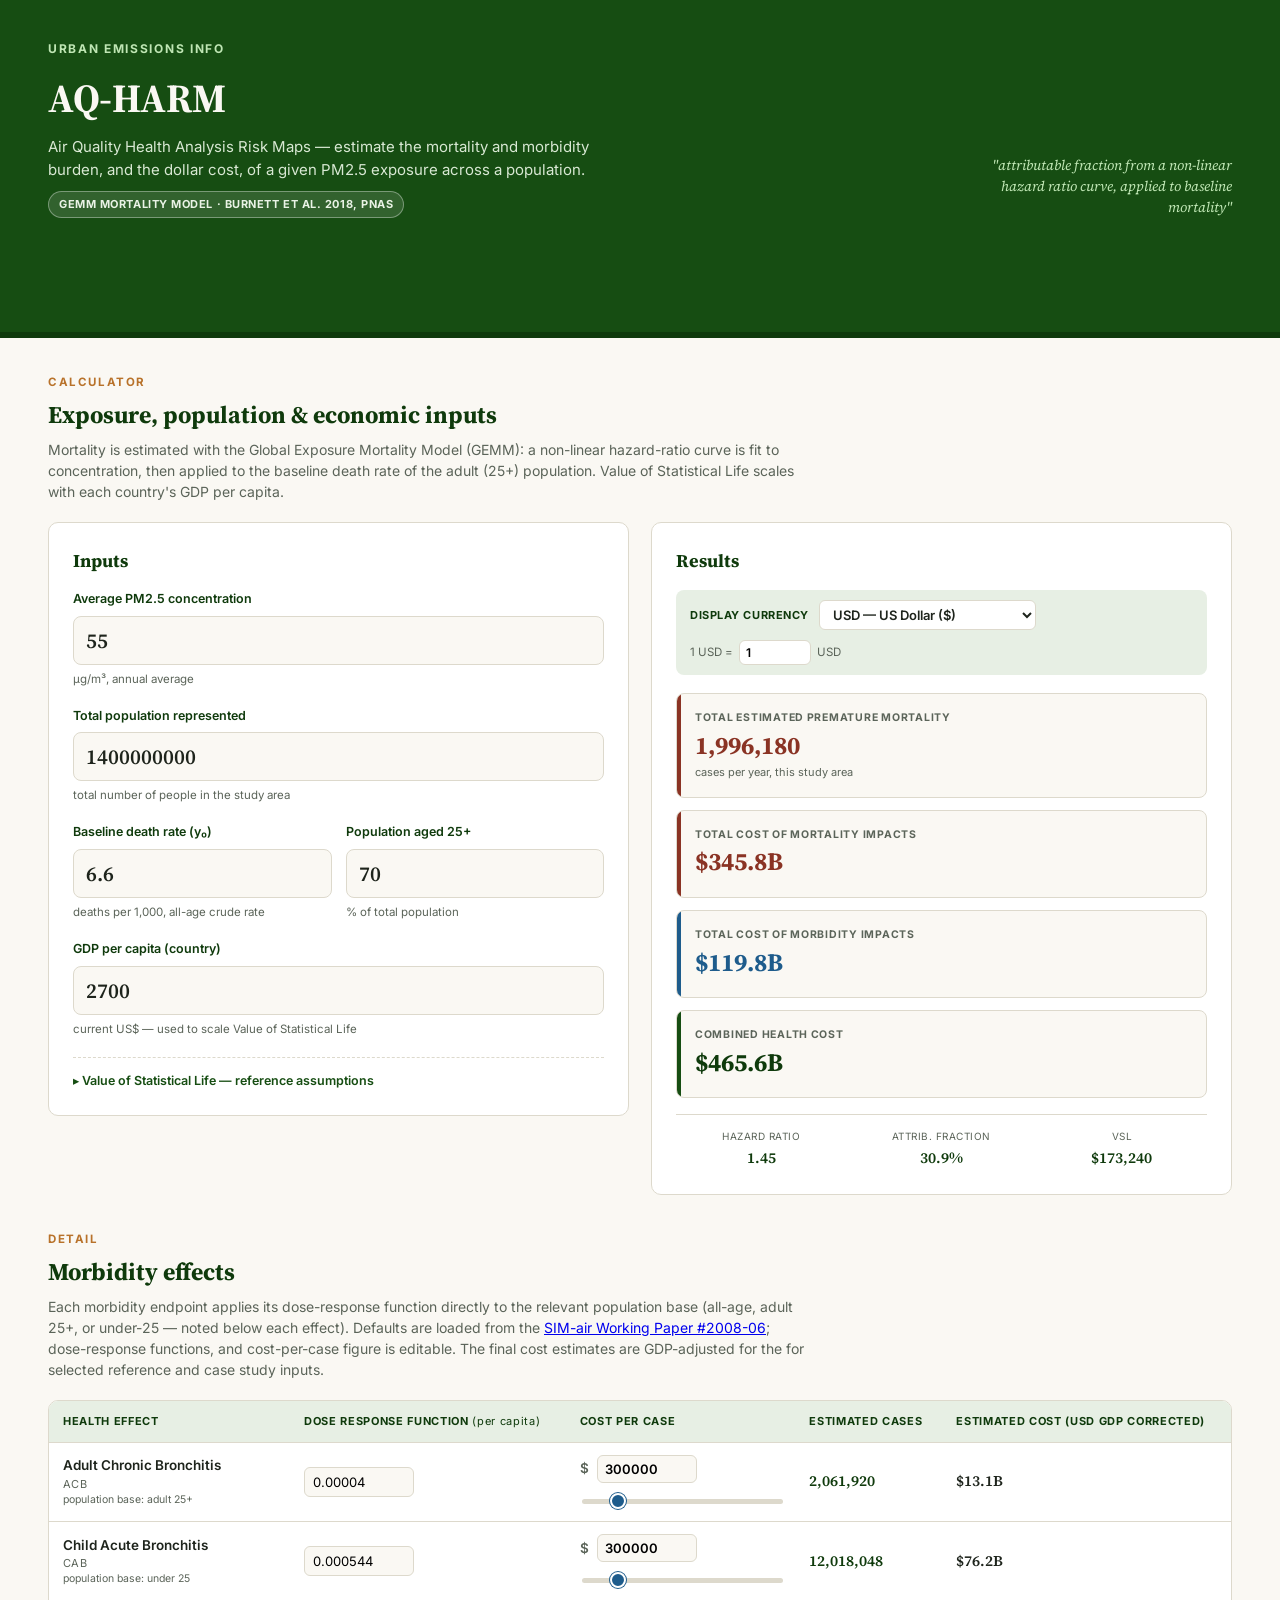
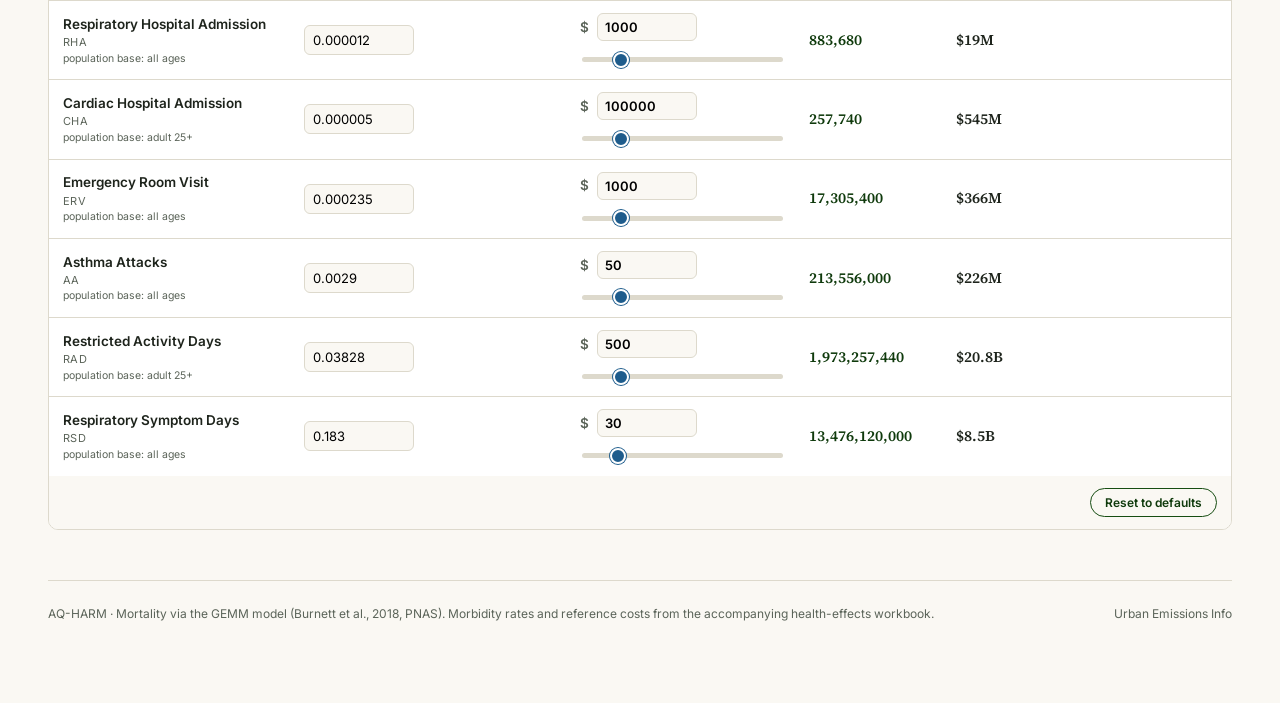
<file: index.html>
<!DOCTYPE html>
<html lang="en">
<head>
<meta charset="UTF-8">
<meta name="viewport" content="width=device-width, initial-scale=1.0">
<title>AQ-HARM · Air Quality Health Analysis Risk Maps</title>
<link rel="preconnect" href="https://fonts.googleapis.com">
<link href="https://fonts.googleapis.com/css2?family=Source+Serif+4:opsz,wght@8..60,400;8..60,600;8..60,700&family=Inter:wght@400;500;600;700&display=swap" rel="stylesheet">
<link rel="stylesheet" href="style.css"/>
</head>
<body>

<header class="site">
  <div class="wrap">
    <div>
      <div class="brand-mark">Urban Emissions Info</div>
      <h1>AQ-HARM</h1>
      <p>Air Quality Health Analysis Risk Maps — estimate the mortality and morbidity burden, and the dollar cost, of a given PM2.5 exposure across a population.</p>
      <span class="model-badge">GEMM mortality model · Burnett et al. 2018, PNAS</span>
    </div>
    <div class="header-tag">"attributable fraction from a non-linear hazard ratio curve, applied to baseline mortality"</div>
  </div>
</header>

<div class="wrap">

  <section>
    <div class="section-eyebrow">Calculator</div>
    <h2>Exposure, population &amp; economic inputs</h2>
    <p class="section-desc">Mortality is estimated with the Global Exposure Mortality Model (GEMM): a non-linear hazard-ratio curve is fit to concentration, then applied to the baseline death rate of the adult (25+) population. Value of Statistical Life scales with each country's GDP per capita.</p>

    <div class="calc-grid">

      <!-- LEFT: INPUTS -->
      <div class="panel">
        <div class="panel-title">Inputs</div>

        <div class="field">
          <label for="pm25">Average PM2.5 concentration</label>
          <input type="number" id="pm25" value="55" step="0.1" min="0">
          <span class="hint">µg/m³, annual average</span>
        </div>

        <div class="field">
          <label for="population">Total population represented</label>
          <input type="number" id="population" value="1400000000" step="10000">
          <span class="hint">total number of people in the study area</span>
        </div>

        <div class="field-row">
          <div class="field">
            <label for="deathRate">Baseline death rate (y₀)</label>
            <input type="number" id="deathRate" value="6.6" step="0.1" min="0">
            <span class="hint">deaths per 1,000, all-age crude rate</span>
          </div>
          <div class="field">
            <label for="pop25">Population aged 25+</label>
            <input type="number" id="pop25" value="70" step="1" min="0" max="100">
            <span class="hint">% of total population</span>
          </div>
        </div>

        <div class="field">
          <label for="gdp">GDP per capita (country)</label>
          <input type="number" id="gdp" value="2700" step="10" min="0">
          <span class="hint">current US$ — used to scale Value of Statistical Life</span>
        </div>

        <details class="advanced">
          <summary>Value of Statistical Life — reference assumptions</summary>
          <div class="field">
            <label for="gdpRef">Reference GDP per capita (US)</label>
            <input type="number" id="gdpRef" value="90000" step="100" min="0">
          </div>
          <div class="field">
            <label for="vslRef">Reference VSL (US)</label>
            <input type="number" id="vslRef" value="8200000" step="1000" min="0">
            <span class="hint">US$</span>
          </div>
          <div class="field">
            <label for="elasticity">Income elasticity of VSL</label>
            <input type="number" id="elasticity" value="1.1" step="0.01" min="0">
          </div>
          <p class="advanced-note">VSL = VSL_reference × (GDP ÷ GDP_reference) ^ elasticity. Defaults follow the standard US-EPA benefit-transfer approach; edit if your study uses different reference values.</p>
        </details>
      </div>

      <!-- RIGHT: RESULTS -->
      <div class="panel sticky">
        <div class="panel-title">Results</div>

        <div class="currency-bar">
          <label for="currencySelect">Display currency</label>
          <select id="currencySelect">
            <option value="USD" selected>USD — US Dollar ($)</option>
            <option value="INR">INR — Indian Rupee (₹)</option>
            <option value="EUR">EUR — Euro (€)</option>
            <option value="GBP">GBP — British Pound (£)</option>
            <option value="JPY">JPY — Japanese Yen (¥)</option>
            <option value="AUD">AUD — Australian Dollar (A$)</option>
          </select>
          <div class="rate-note">
            1 USD = <input type="number" id="fxRate" value="87" step="0.01" min="0"> <span id="fxCode">INR</span>
          </div>
        </div>

        <div class="total-card mortality-count">
          <div class="total-label">Total estimated premature mortality</div>
          <div class="total-value" id="totalMortalityCount">—</div>
          <div class="total-sub">cases per year, this study area</div>
        </div>
        <div class="total-card mortality-cost">
          <div class="total-label">Total cost of mortality impacts</div>
          <div class="total-value" id="totalMortalityCost">—</div>
          <div class="total-sub" id="totalMortalityCostUSD"></div>
        </div>
        <div class="total-card morbidity-cost">
          <div class="total-label">Total cost of morbidity impacts</div>
          <div class="total-value" id="totalMorbidityCost">—</div>
          <div class="total-sub" id="totalMorbidityCostUSD"></div>
        </div>
        <div class="total-card combined-cost">
          <div class="total-label">Combined health cost</div>
          <div class="total-value" id="totalCombinedCost">—</div>
          <div class="total-sub" id="totalCombinedCostUSD"></div>
        </div>

        <div class="diagnostics">
          <div class="diag-item">
            <div class="diag-label">Hazard ratio</div>
            <div class="diag-value" id="diagHR">—</div>
          </div>
          <div class="diag-item">
            <div class="diag-label">Attrib. fraction</div>
            <div class="diag-value" id="diagAF">—</div>
          </div>
          <div class="diag-item">
            <div class="diag-label">VSL</div>
            <div class="diag-value" id="diagVSL">—</div>
          </div>
        </div>
      </div>

    </div>
  </section>

  <section>
    <div class="section-eyebrow">Detail</div>
    <h2>Morbidity effects</h2>
    <p class="section-desc">Each morbidity endpoint applies its dose-response function directly to the relevant population base (all-age, adult 25+, or under-25 — noted below each effect). Defaults are loaded from the <a href="https://urbanemissions.info/wp-content/uploads/docs/SIM-06-2008.pdf" target="_blank">SIM-air Working Paper #2008-06</a>; dose-response functions, and cost-per-case figure is editable. The final cost estimates are GDP-adjusted for the for selected reference and case study inputs.</p>
    <div class="table-card">
      <table>
        <thead>
          <tr>
            <th>Health effect</th>
            <th>Dose Response Function <span style="font-weight:400;text-transform:none;">(per capita)</span></th>
            <th>Cost per case</th>
            <th>Estimated cases</th>
            <th>Estimated cost (USD GDP corrected)</th>
          </tr>
        </thead>
        <tbody id="effectsBody"></tbody>
      </table>
      <div class="reset-row"><button class="btn-reset" id="resetBtn">Reset to defaults</button></div>
    </div>
  </section>

  <footer>
    <span>AQ-HARM · Mortality via the GEMM model (Burnett et al., 2018, PNAS). Morbidity rates and reference costs from the accompanying health-effects workbook.</span>
    <span>Urban Emissions Info</span>
  </footer>
</div>
<script src="script.js"></script>

</body>
</html>
</file>
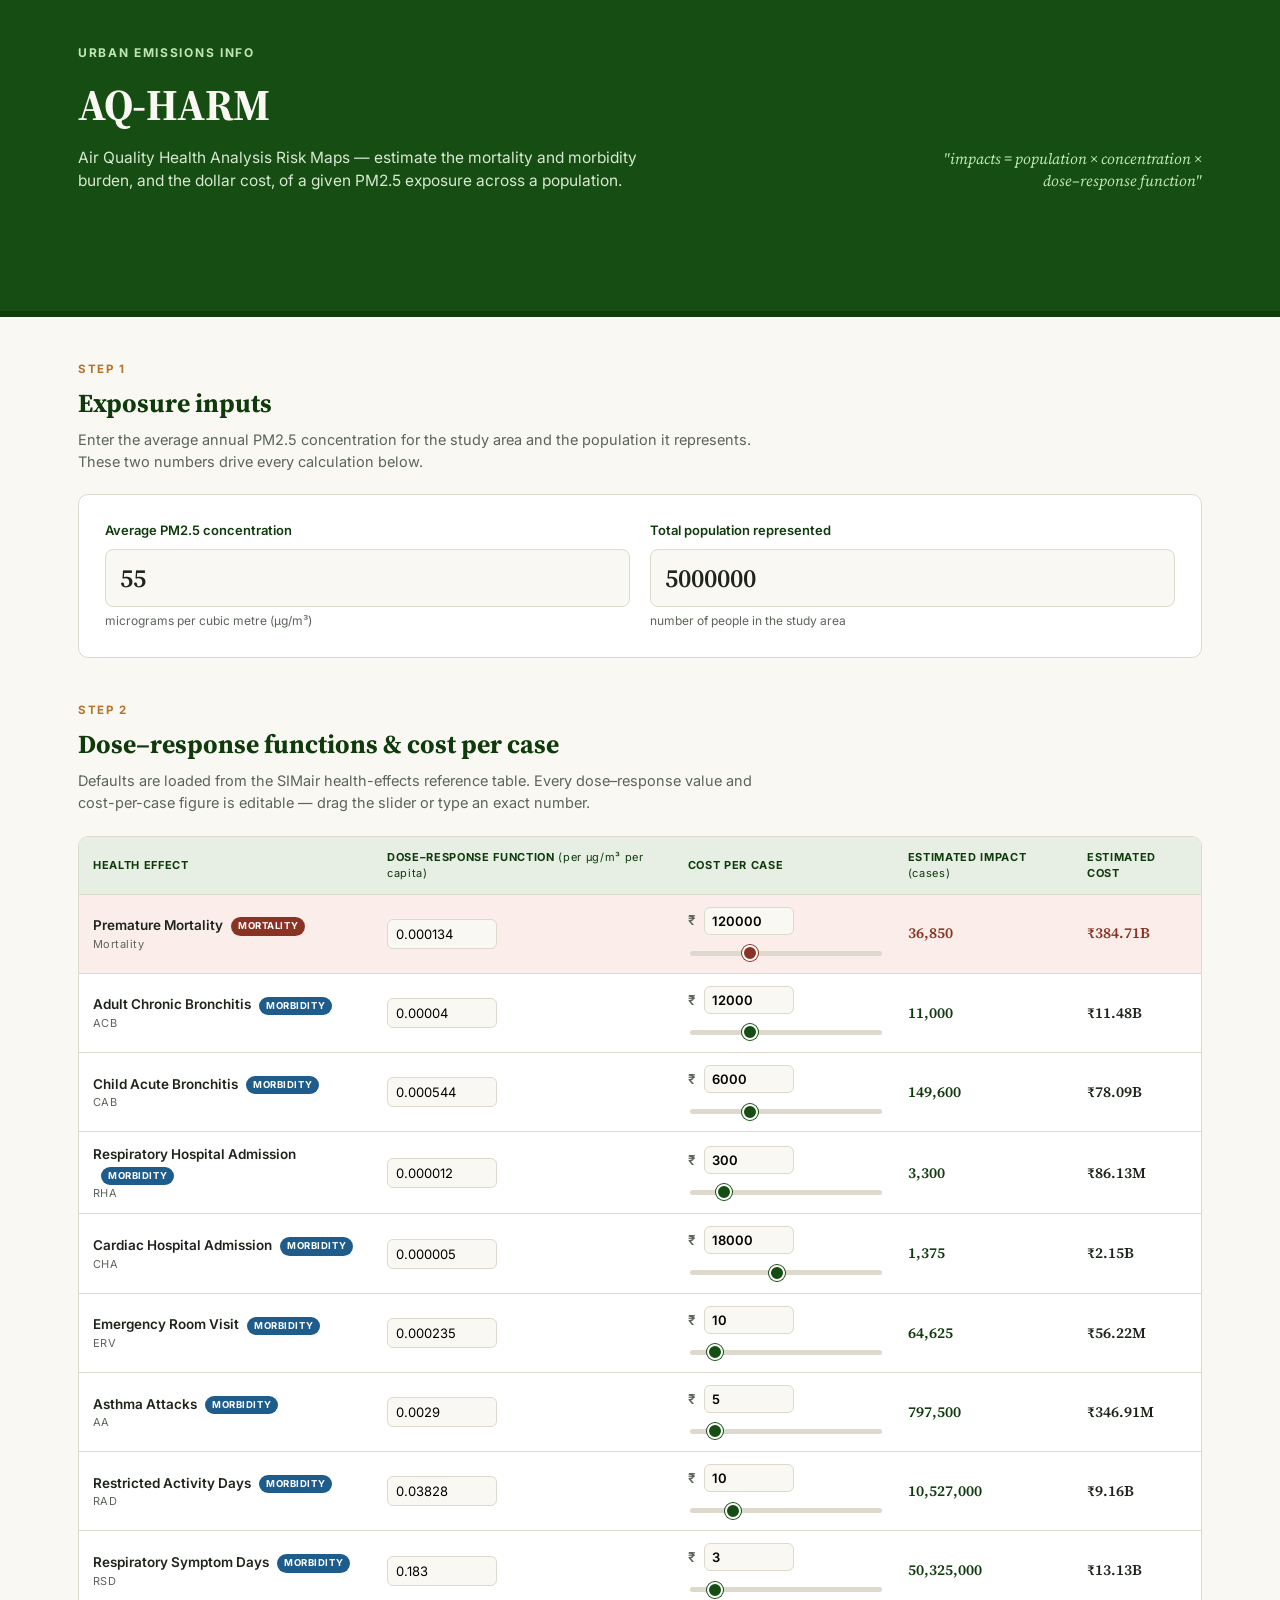
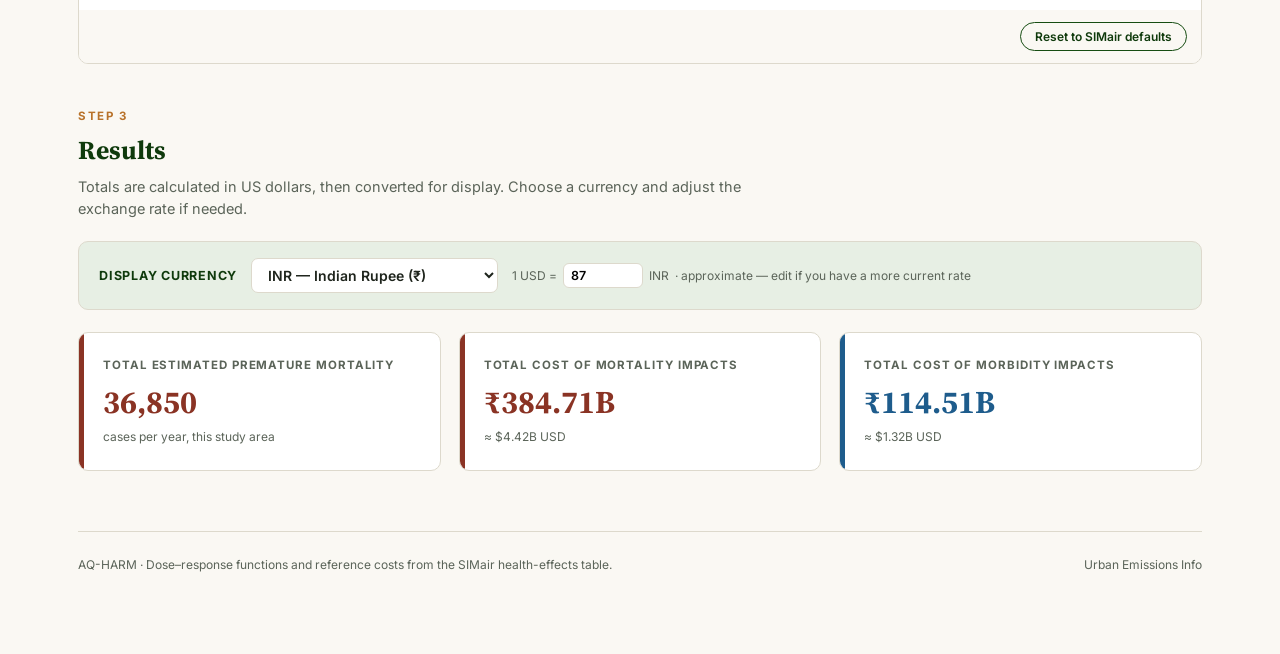
<file: index2.html>
<!DOCTYPE html>
<html lang="en">
<head>
<meta charset="UTF-8">
<meta name="viewport" content="width=device-width, initial-scale=1.0">
<title>AQ-HARM · Air Quality Health Analysis Risk Maps</title>
<link rel="preconnect" href="https://fonts.googleapis.com">
<link href="https://fonts.googleapis.com/css2?family=Source+Serif+4:opsz,wght@8..60,400;8..60,600;8..60,700&family=Inter:wght@400;500;600;700&display=swap" rel="stylesheet">
<style>
  :root{
    --green:#164D12;
    --green-dark:#0F3A0C;
    --green-light:#E7EFE4;
    --off-white:#FAF8F3;
    --paper:#FFFFFF;
    --ink:#1E241C;
    --ink-soft:#5B6459;
    --line:#DDD9CC;
    --amber:#B8722A;
    --mortality:#8A3324;
    --mortality-bg:#FBEEEA;
    --morbidity:#1E5C8C;
    --morbidity-bg:#EAF1F8;
    --radius:10px;
  }
  *{box-sizing:border-box;}
  html,body{margin:0;padding:0;}
  body{
    background:var(--off-white);
    color:var(--ink);
    font-family:'Inter',system-ui,sans-serif;
    line-height:1.5;
  }
  .wrap{max-width:1180px;margin:0 auto;padding:0 28px 80px;}

  /* Header */
  header.site{
    background:var(--green);
    color:var(--off-white);
    padding:44px 0 38px;
    border-bottom:6px solid var(--green-dark);
  }
  header.site .wrap{display:flex;justify-content:space-between;align-items:flex-end;gap:24px;flex-wrap:wrap;}
  .brand-mark{font-family:'Inter';font-weight:700;letter-spacing:.14em;font-size:12px;text-transform:uppercase;color:#BFE6B4;margin-bottom:10px;}
  h1{
    font-family:'Source Serif 4', serif;
    font-weight:700;
    font-size:44px;
    margin:0 0 8px;
    letter-spacing:-.01em;
  }
  header.site p{
    max-width:560px;
    margin:0;
    color:#D8E8D3;
    font-size:15.5px;
  }
  .header-tag{
    font-family:'Source Serif 4', serif;
    font-style:italic;
    font-size:15px;
    color:#BFE6B4;
    text-align:right;
    max-width:260px;
  }

  /* Section framing */
  section{padding-top:44px;}
  .section-eyebrow{
    font-size:11.5px;
    font-weight:700;
    letter-spacing:.14em;
    text-transform:uppercase;
    color:var(--amber);
    margin-bottom:6px;
  }
  h2{
    font-family:'Source Serif 4', serif;
    font-size:26px;
    font-weight:700;
    margin:0 0 6px;
    color:var(--green-dark);
  }
  .section-desc{color:var(--ink-soft);font-size:14.5px;max-width:680px;margin:0 0 22px;}

  /* Inputs card */
  .inputs-grid{
    display:grid;
    grid-template-columns:1fr 1fr;
    gap:20px;
    background:var(--paper);
    border:1px solid var(--line);
    border-radius:var(--radius);
    padding:26px;
  }
  @media(max-width:640px){.inputs-grid{grid-template-columns:1fr;}}
  .field label{
    display:block;
    font-size:13px;
    font-weight:600;
    color:var(--green-dark);
    margin-bottom:8px;
  }
  .field .hint{font-size:12px;color:var(--ink-soft);margin-top:6px;}
  .field input[type=number]{
    width:100%;
    font-family:'Source Serif 4', serif;
    font-size:26px;
    font-weight:600;
    padding:10px 14px;
    border:1.5px solid var(--line);
    border-radius:8px;
    background:var(--off-white);
    color:var(--ink);
  }
  .field input[type=number]:focus{outline:none;border-color:var(--green);background:#fff;}
  .unit-suffix{font-size:14px;color:var(--ink-soft);font-weight:500;margin-left:8px;}

  /* Table */
  .table-card{
    background:var(--paper);
    border:1px solid var(--line);
    border-radius:var(--radius);
    overflow:hidden;
  }
  table{width:100%;border-collapse:collapse;font-size:13.5px;}
  thead th{
    text-align:left;
    background:var(--green-light);
    color:var(--green-dark);
    font-size:11px;
    font-weight:700;
    text-transform:uppercase;
    letter-spacing:.06em;
    padding:12px 14px;
    border-bottom:1px solid var(--line);
  }
  tbody tr{border-bottom:1px solid var(--line);}
  tbody tr:last-child{border-bottom:none;}
  tbody tr.mortality-row{background:var(--mortality-bg);}
  td{padding:12px 14px;vertical-align:middle;}
  td.effect-name{min-width:190px;}
  .effect-name .name{font-weight:600;color:var(--ink);}
  .effect-name .acronym{font-size:11px;color:var(--ink-soft);letter-spacing:.04em;}
  .tag{
    display:inline-block;
    font-size:9.5px;
    font-weight:700;
    letter-spacing:.06em;
    text-transform:uppercase;
    padding:2px 7px;
    border-radius:20px;
    margin-left:8px;
    vertical-align:middle;
  }
  .tag.mort{background:var(--mortality);color:#fff;}
  .tag.morb{background:var(--morbidity);color:#fff;}

  input[type=number].drf-input{
    width:110px;
    font-family:'Inter';
    font-size:13px;
    padding:6px 8px;
    border:1.3px solid var(--line);
    border-radius:6px;
    background:var(--off-white);
  }
  input[type=number].drf-input:focus{outline:none;border-color:var(--green);background:#fff;}

  .cost-cell{min-width:220px;}
  .cost-row-top{display:flex;align-items:center;gap:8px;margin-bottom:6px;}
  .cost-row-top .currency-sym{font-weight:600;color:var(--ink-soft);}
  input[type=number].cost-num{
    width:90px;
    font-family:'Inter';
    font-weight:600;
    font-size:13px;
    padding:5px 7px;
    border:1.3px solid var(--line);
    border-radius:6px;
    background:var(--off-white);
  }
  input[type=range].cost-slider{
    width:100%;
    -webkit-appearance:none;
    appearance:none;
    height:5px;
    border-radius:4px;
    background:var(--line);
    outline:none;
  }
  input[type=range].cost-slider::-webkit-slider-thumb{
    -webkit-appearance:none;
    appearance:none;
    width:16px;height:16px;border-radius:50%;
    background:var(--green);
    cursor:pointer;
    border:2px solid #fff;
    box-shadow:0 0 0 1px var(--green);
  }
  input[type=range].cost-slider::-moz-range-thumb{
    width:16px;height:16px;border-radius:50%;
    background:var(--green);cursor:pointer;border:2px solid #fff;
    box-shadow:0 0 0 1px var(--green);
  }
  .mortality-row input[type=range].cost-slider::-webkit-slider-thumb{background:var(--mortality);box-shadow:0 0 0 1px var(--mortality);}
  .mortality-row input[type=range].cost-slider::-moz-range-thumb{background:var(--mortality);box-shadow:0 0 0 1px var(--mortality);}

  .impact-val, .cost-val{font-weight:600;font-family:'Source Serif 4', serif;font-size:15px;color:var(--green-dark);}
  .cost-val{color:var(--ink);}
  .mortality-row .impact-val, .mortality-row .cost-val{color:var(--mortality);}

  .reset-row{display:flex;justify-content:flex-end;padding:12px 14px;background:var(--off-white);}
  .btn-reset{
    font-family:'Inter';font-size:12px;font-weight:600;
    color:var(--green-dark);background:none;border:1.3px solid var(--green);
    padding:6px 14px;border-radius:20px;cursor:pointer;
  }
  .btn-reset:hover{background:var(--green);color:#fff;}

  /* Currency */
  .currency-bar{
    display:flex;align-items:center;gap:14px;flex-wrap:wrap;
    background:var(--green-light);
    border:1px solid var(--line);
    border-radius:var(--radius);
    padding:16px 20px;
    margin-bottom:22px;
  }
  .currency-bar label{font-size:12.5px;font-weight:700;color:var(--green-dark);text-transform:uppercase;letter-spacing:.06em;}
  select#currencySelect{
    font-family:'Inter';font-size:14px;font-weight:600;
    padding:7px 12px;border-radius:7px;border:1.3px solid var(--line);
    background:#fff;color:var(--ink);
  }
  .rate-note{font-size:12px;color:var(--ink-soft);display:flex;align-items:center;gap:6px;}
  .rate-note input{
    width:80px;font-family:'Inter';font-size:12.5px;font-weight:600;
    padding:4px 7px;border-radius:6px;border:1.3px solid var(--line);background:#fff;
  }

  /* Totals */
  .totals-grid{display:grid;grid-template-columns:repeat(3,1fr);gap:18px;}
  @media(max-width:800px){.totals-grid{grid-template-columns:1fr;}}
  .total-card{
    background:var(--paper);
    border:1px solid var(--line);
    border-radius:var(--radius);
    padding:24px;
    position:relative;
    overflow:hidden;
  }
  .total-card::before{
    content:"";position:absolute;left:0;top:0;bottom:0;width:5px;
  }
  .total-card.mortality-count::before{background:var(--mortality);}
  .total-card.mortality-cost::before{background:var(--mortality);}
  .total-card.morbidity-cost::before{background:var(--morbidity);}
  .total-label{font-size:11.5px;font-weight:700;text-transform:uppercase;letter-spacing:.08em;color:var(--ink-soft);margin-bottom:10px;}
  .total-value{font-family:'Source Serif 4', serif;font-size:32px;font-weight:700;color:var(--ink);line-height:1.1;}
  .total-card.mortality-count .total-value, .total-card.mortality-cost .total-value{color:var(--mortality);}
  .total-card.morbidity-cost .total-value{color:var(--morbidity);}
  .total-sub{font-size:12px;color:var(--ink-soft);margin-top:8px;}

  footer{margin-top:60px;padding-top:24px;border-top:1px solid var(--line);color:var(--ink-soft);font-size:12px;display:flex;justify-content:space-between;flex-wrap:wrap;gap:8px;}
  footer a{color:var(--green-dark);}

  ::-webkit-scrollbar{height:8px;}
</style>
</head>
<body>

<header class="site">
  <div class="wrap">
    <div>
      <div class="brand-mark">Urban Emissions Info</div>
      <h1>AQ-HARM</h1>
      <p>Air Quality Health Analysis Risk Maps — estimate the mortality and morbidity burden, and the dollar cost, of a given PM2.5 exposure across a population.</p>
    </div>
    <div class="header-tag">"impacts = population × concentration × dose–response function"</div>
  </div>
</header>

<div class="wrap">

  <section>
    <div class="section-eyebrow">Step 1</div>
    <h2>Exposure inputs</h2>
    <p class="section-desc">Enter the average annual PM2.5 concentration for the study area and the population it represents. These two numbers drive every calculation below.</p>
    <div class="inputs-grid">
      <div class="field">
        <label for="pm25">Average PM2.5 concentration</label>
        <input type="number" id="pm25" value="55" step="0.1" min="0">
        <span class="hint">micrograms per cubic metre (µg/m³)</span>
      </div>
      <div class="field">
        <label for="population">Total population represented</label>
        <input type="number" id="population" value="5000000" step="1000" min="0">
        <span class="hint">number of people in the study area</span>
      </div>
    </div>
  </section>

  <section>
    <div class="section-eyebrow">Step 2</div>
    <h2>Dose–response functions &amp; cost per case</h2>
    <p class="section-desc">Defaults are loaded from the SIMair health-effects reference table. Every dose–response value and cost-per-case figure is editable — drag the slider or type an exact number.</p>
    <div class="table-card">
      <table>
        <thead>
          <tr>
            <th>Health effect</th>
            <th>Dose–response function <span style="font-weight:400;text-transform:none;">(per µg/m³ per capita)</span></th>
            <th>Cost per case</th>
            <th>Estimated impact <span style="font-weight:400;text-transform:none;">(cases)</span></th>
            <th>Estimated cost</th>
          </tr>
        </thead>
        <tbody id="effectsBody"></tbody>
      </table>
      <div class="reset-row"><button class="btn-reset" id="resetBtn">Reset to SIMair defaults</button></div>
    </div>
  </section>

  <section>
    <div class="section-eyebrow">Step 3</div>
    <h2>Results</h2>
    <p class="section-desc">Totals are calculated in US dollars, then converted for display. Choose a currency and adjust the exchange rate if needed.</p>

    <div class="currency-bar">
      <label for="currencySelect">Display currency</label>
      <select id="currencySelect">
        <option value="USD">USD — US Dollar ($)</option>
        <option value="INR" selected>INR — Indian Rupee (₹)</option>
        <option value="EUR">EUR — Euro (€)</option>
        <option value="GBP">GBP — British Pound (£)</option>
        <option value="JPY">JPY — Japanese Yen (¥)</option>
        <option value="AUD">AUD — Australian Dollar (A$)</option>
      </select>
      <div class="rate-note">
        1 USD = <input type="number" id="fxRate" value="87" step="0.01" min="0"> <span id="fxCode">INR</span>
        <span>· approximate — edit if you have a more current rate</span>
      </div>
    </div>

    <div class="totals-grid">
      <div class="total-card mortality-count">
        <div class="total-label">Total estimated premature mortality</div>
        <div class="total-value" id="totalMortalityCount">—</div>
        <div class="total-sub">cases per year, this study area</div>
      </div>
      <div class="total-card mortality-cost">
        <div class="total-label">Total cost of mortality impacts</div>
        <div class="total-value" id="totalMortalityCost">—</div>
        <div class="total-sub" id="totalMortalityCostUSD"></div>
      </div>
      <div class="total-card morbidity-cost">
        <div class="total-label">Total cost of morbidity impacts</div>
        <div class="total-value" id="totalMorbidityCost">—</div>
        <div class="total-sub" id="totalMorbidityCostUSD"></div>
      </div>
    </div>
  </section>

  <footer>
    <span>AQ-HARM · Dose–response functions and reference costs from the SIMair health-effects table.</span>
    <span>Urban Emissions Info</span>
  </footer>
</div>

<script>
const EFFECTS = [
  {acr:"Mortality", name:"Premature Mortality", drf:0.000134, cost:120000, isMortality:true, sliderMax:400000},
  {acr:"ACB", name:"Adult Chronic Bronchitis", drf:0.00004,  cost:12000,  isMortality:false, sliderMax:40000},
  {acr:"CAB", name:"Child Acute Bronchitis",   drf:0.000544, cost:6000,   isMortality:false, sliderMax:20000},
  {acr:"RHA", name:"Respiratory Hospital Admission", drf:0.000012, cost:300, isMortality:false, sliderMax:2000},
  {acr:"CHA", name:"Cardiac Hospital Admission", drf:0.000005, cost:18000, isMortality:false, sliderMax:40000},
  {acr:"ERV", name:"Emergency Room Visit", drf:0.000235, cost:10, isMortality:false, sliderMax:100},
  {acr:"AA",  name:"Asthma Attacks", drf:0.0029, cost:5, isMortality:false, sliderMax:50},
  {acr:"RAD", name:"Restricted Activity Days", drf:0.03828, cost:10, isMortality:false, sliderMax:50},
  {acr:"RSD", name:"Respiratory Symptom Days", drf:0.183, cost:3, isMortality:false, sliderMax:30},
];

const DEFAULTS = JSON.parse(JSON.stringify(EFFECTS));

const CURRENCY = {
  USD:{symbol:"$", rate:1},
  INR:{symbol:"₹", rate:87},
  EUR:{symbol:"€", rate:0.92},
  GBP:{symbol:"£", rate:0.79},
  JPY:{symbol:"¥", rate:148},
  AUD:{symbol:"A$", rate:1.52},
};

const pm25Input = document.getElementById('pm25');
const popInput = document.getElementById('population');
const tbody = document.getElementById('effectsBody');
const currencySelect = document.getElementById('currencySelect');
const fxRateInput = document.getElementById('fxRate');
const fxCodeSpan = document.getElementById('fxCode');

function fmtInt(n){
  return Math.round(n).toLocaleString('en-US');
}
function fmtMoney(n, symbol){
  if(!isFinite(n)) n = 0;
  let out;
  if(Math.abs(n) >= 1e9) out = (n/1e9).toFixed(2)+"B";
  else if(Math.abs(n) >= 1e6) out = (n/1e6).toFixed(2)+"M";
  else out = Math.round(n).toLocaleString('en-US');
  return symbol + out;
}

function buildRows(){
  tbody.innerHTML = "";
  EFFECTS.forEach((eff, i) => {
    const tr = document.createElement('tr');
    tr.className = eff.isMortality ? 'mortality-row' : '';
    tr.innerHTML = `
      <td class="effect-name">
        <div class="name">${eff.name}${eff.isMortality ? '<span class="tag mort">Mortality</span>' : '<span class="tag morb">Morbidity</span>'}</div>
        <div class="acronym">${eff.acr}</div>
      </td>
      <td>
        <input type="number" class="drf-input" data-idx="${i}" data-field="drf" value="${eff.drf}" step="any" min="0">
      </td>
      <td class="cost-cell">
        <div class="cost-row-top">
          <span class="currency-sym" id="costSym-${i}">$</span>
          <input type="number" class="cost-num" data-idx="${i}" data-field="costnum" value="${eff.cost}" min="0" step="1">
        </div>
        <input type="range" class="cost-slider" data-idx="${i}" data-field="costslider" min="0" max="${eff.sliderMax}" step="${Math.max(1, Math.round(eff.sliderMax/500))}" value="${eff.cost}">
      </td>
      <td><span class="impact-val" id="impact-${i}">—</span></td>
      <td><span class="cost-val" id="cost-${i}">—</span></td>
    `;
    tbody.appendChild(tr);
  });

  tbody.querySelectorAll('input[data-field="drf"]').forEach(el=>{
    el.addEventListener('input', e=>{
      const idx = +e.target.dataset.idx;
      EFFECTS[idx].drf = parseFloat(e.target.value) || 0;
      calculate();
    });
  });
  tbody.querySelectorAll('input[data-field="costnum"]').forEach(el=>{
    el.addEventListener('input', e=>{
      const idx = +e.target.dataset.idx;
      const val = parseFloat(e.target.value) || 0;
      EFFECTS[idx].cost = val;
      const slider = tbody.querySelector(`input[data-field="costslider"][data-idx="${idx}"]`);
      if(val > +slider.max) slider.max = val * 1.2;
      slider.value = val;
      calculate();
    });
  });
  tbody.querySelectorAll('input[data-field="costslider"]').forEach(el=>{
    el.addEventListener('input', e=>{
      const idx = +e.target.dataset.idx;
      const val = parseFloat(e.target.value) || 0;
      EFFECTS[idx].cost = val;
      tbody.querySelector(`input[data-field="costnum"][data-idx="${idx}"]`).value = val;
      calculate();
    });
  });
}

function updateCurrencySymbols(){
  const code = currencySelect.value;
  const symbol = CURRENCY[code].symbol;
  EFFECTS.forEach((_, i)=>{
    const el = document.getElementById(`costSym-${i}`);
    if(el) el.textContent = symbol;
  });
}

function calculate(){
  const pm25 = parseFloat(pm25Input.value) || 0;
  const pop = parseFloat(popInput.value) || 0;
  const code = currencySelect.value;
  const rate = parseFloat(fxRateInput.value) || CURRENCY[code].rate;
  const symbol = CURRENCY[code].symbol;

  let mortalityCases = 0;
  let mortalityCostUSD = 0;
  let morbidityCostUSD = 0;

  EFFECTS.forEach((eff, i) => {
    const impact = pop * pm25 * eff.drf;
    const costUSD = impact * eff.cost;
    document.getElementById(`impact-${i}`).textContent = fmtInt(impact);
    document.getElementById(`cost-${i}`).textContent = fmtMoney(costUSD * rate, symbol);
    if(eff.isMortality){
      mortalityCases += impact;
      mortalityCostUSD += costUSD;
    } else {
      morbidityCostUSD += costUSD;
    }
  });

  document.getElementById('totalMortalityCount').textContent = fmtInt(mortalityCases);
  document.getElementById('totalMortalityCost').textContent = fmtMoney(mortalityCostUSD * rate, symbol);
  document.getElementById('totalMorbidityCost').textContent = fmtMoney(morbidityCostUSD * rate, symbol);

  if(code === 'USD'){
    document.getElementById('totalMortalityCostUSD').textContent = '';
    document.getElementById('totalMorbidityCostUSD').textContent = '';
  } else {
    document.getElementById('totalMortalityCostUSD').textContent = '≈ ' + fmtMoney(mortalityCostUSD, '$') + ' USD';
    document.getElementById('totalMorbidityCostUSD').textContent = '≈ ' + fmtMoney(morbidityCostUSD, '$') + ' USD';
  }
}

pm25Input.addEventListener('input', calculate);
popInput.addEventListener('input', calculate);

currencySelect.addEventListener('change', ()=>{
  const code = currencySelect.value;
  fxRateInput.value = CURRENCY[code].rate;
  fxCodeSpan.textContent = code;
  updateCurrencySymbols();
  calculate();
});
fxRateInput.addEventListener('input', calculate);

document.getElementById('resetBtn').addEventListener('click', ()=>{
  DEFAULTS.forEach((d, i)=>{
    EFFECTS[i].drf = d.drf;
    EFFECTS[i].cost = d.cost;
  });
  buildRows();
  updateCurrencySymbols();
  calculate();
});

buildRows();
fxRateInput.value = CURRENCY[currencySelect.value].rate;
fxCodeSpan.textContent = currencySelect.value;
updateCurrencySymbols();
calculate();
</script>

</body>
</html>
</file>
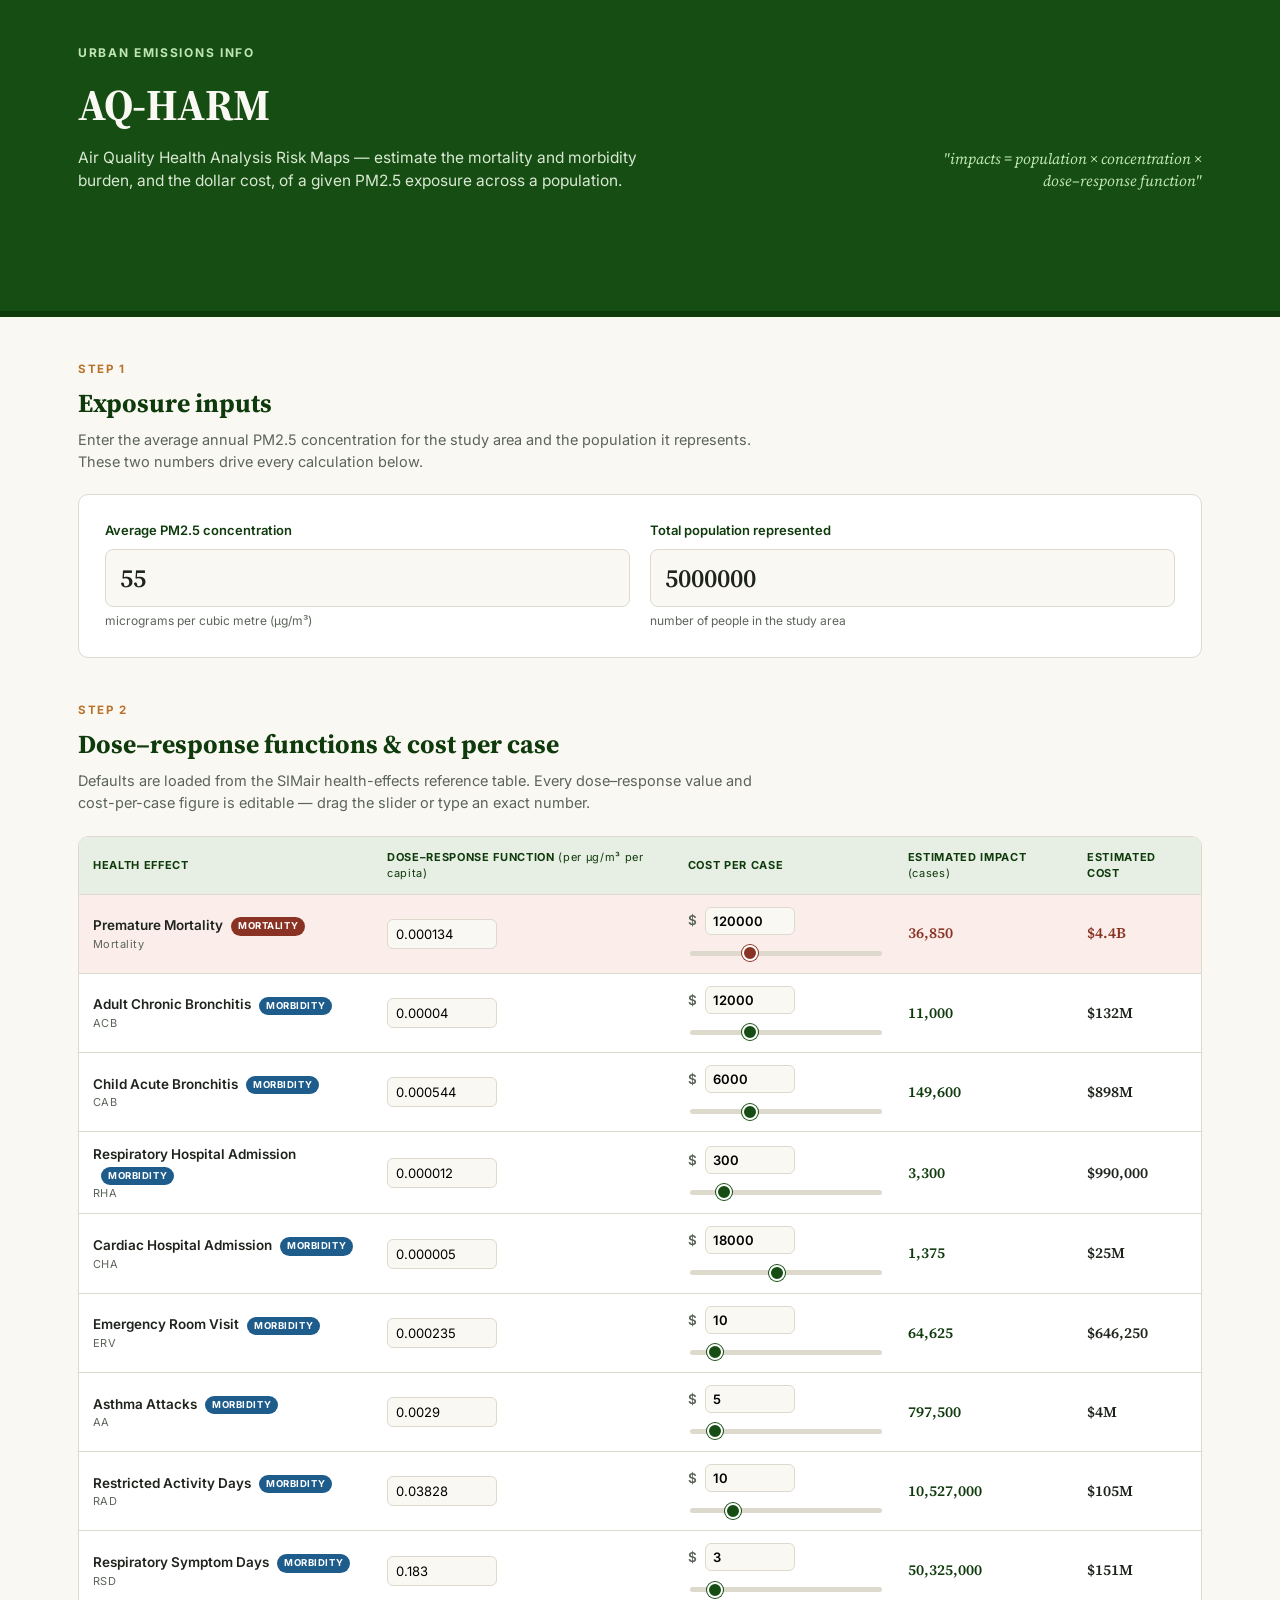
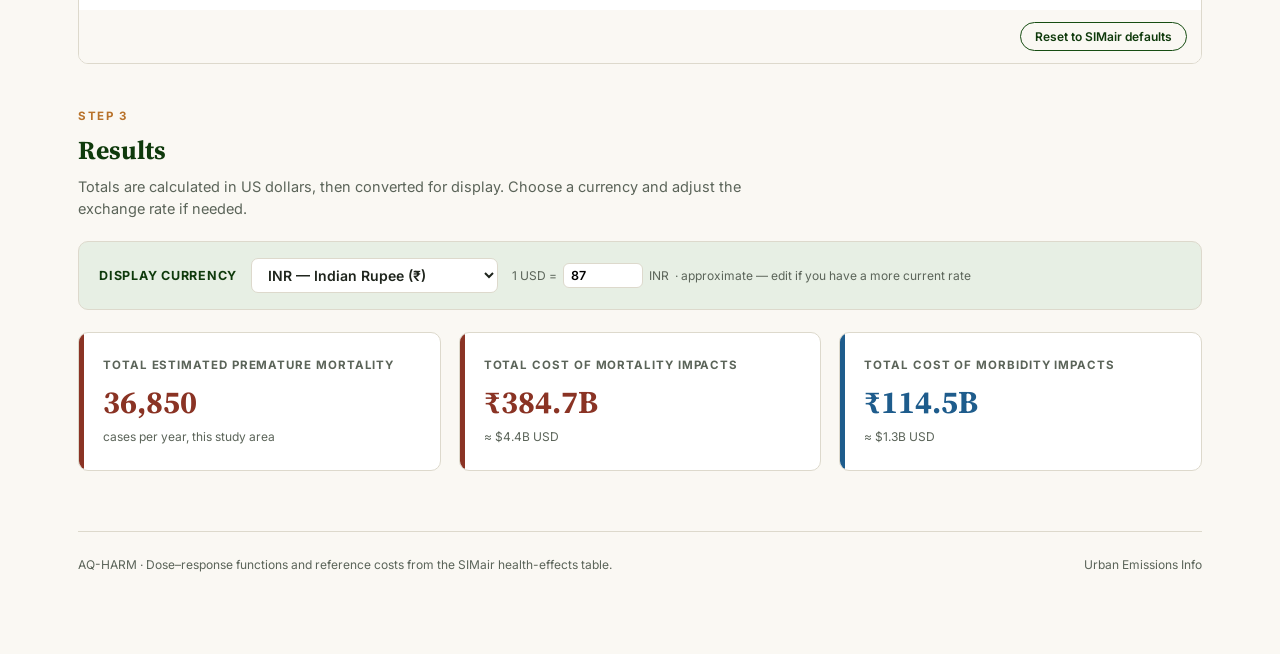
<file: index3.html>
<!DOCTYPE html>
<html lang="en">
<head>
<meta charset="UTF-8">
<meta name="viewport" content="width=device-width, initial-scale=1.0">
<title>AQ-HARM · Air Quality Health Analysis Risk Maps</title>
<link rel="preconnect" href="https://fonts.googleapis.com">
<link href="https://fonts.googleapis.com/css2?family=Source+Serif+4:opsz,wght@8..60,400;8..60,600;8..60,700&family=Inter:wght@400;500;600;700&display=swap" rel="stylesheet">
<style>
  :root{
    --green:#164D12;
    --green-dark:#0F3A0C;
    --green-light:#E7EFE4;
    --off-white:#FAF8F3;
    --paper:#FFFFFF;
    --ink:#1E241C;
    --ink-soft:#5B6459;
    --line:#DDD9CC;
    --amber:#B8722A;
    --mortality:#8A3324;
    --mortality-bg:#FBEEEA;
    --morbidity:#1E5C8C;
    --morbidity-bg:#EAF1F8;
    --radius:10px;
  }
  *{box-sizing:border-box;}
  html,body{margin:0;padding:0;}
  body{
    background:var(--off-white);
    color:var(--ink);
    font-family:'Inter',system-ui,sans-serif;
    line-height:1.5;
  }
  .wrap{max-width:1180px;margin:0 auto;padding:0 28px 80px;}

  /* Header */
  header.site{
    background:var(--green);
    color:var(--off-white);
    padding:44px 0 38px;
    border-bottom:6px solid var(--green-dark);
  }
  header.site .wrap{display:flex;justify-content:space-between;align-items:flex-end;gap:24px;flex-wrap:wrap;}
  .brand-mark{font-family:'Inter';font-weight:700;letter-spacing:.14em;font-size:12px;text-transform:uppercase;color:#BFE6B4;margin-bottom:10px;}
  h1{
    font-family:'Source Serif 4', serif;
    font-weight:700;
    font-size:44px;
    margin:0 0 8px;
    letter-spacing:-.01em;
  }
  header.site p{
    max-width:560px;
    margin:0;
    color:#D8E8D3;
    font-size:15.5px;
  }
  .header-tag{
    font-family:'Source Serif 4', serif;
    font-style:italic;
    font-size:15px;
    color:#BFE6B4;
    text-align:right;
    max-width:260px;
  }

  /* Section framing */
  section{padding-top:44px;}
  .section-eyebrow{
    font-size:11.5px;
    font-weight:700;
    letter-spacing:.14em;
    text-transform:uppercase;
    color:var(--amber);
    margin-bottom:6px;
  }
  h2{
    font-family:'Source Serif 4', serif;
    font-size:26px;
    font-weight:700;
    margin:0 0 6px;
    color:var(--green-dark);
  }
  .section-desc{color:var(--ink-soft);font-size:14.5px;max-width:680px;margin:0 0 22px;}

  /* Inputs card */
  .inputs-grid{
    display:grid;
    grid-template-columns:1fr 1fr;
    gap:20px;
    background:var(--paper);
    border:1px solid var(--line);
    border-radius:var(--radius);
    padding:26px;
  }
  @media(max-width:640px){.inputs-grid{grid-template-columns:1fr;}}
  .field label{
    display:block;
    font-size:13px;
    font-weight:600;
    color:var(--green-dark);
    margin-bottom:8px;
  }
  .field .hint{font-size:12px;color:var(--ink-soft);margin-top:6px;}
  .field input[type=number]{
    width:100%;
    font-family:'Source Serif 4', serif;
    font-size:26px;
    font-weight:600;
    padding:10px 14px;
    border:1.5px solid var(--line);
    border-radius:8px;
    background:var(--off-white);
    color:var(--ink);
  }
  .field input[type=number]:focus{outline:none;border-color:var(--green);background:#fff;}
  .unit-suffix{font-size:14px;color:var(--ink-soft);font-weight:500;margin-left:8px;}

  /* Table */
  .table-card{
    background:var(--paper);
    border:1px solid var(--line);
    border-radius:var(--radius);
    overflow:hidden;
  }
  table{width:100%;border-collapse:collapse;font-size:13.5px;}
  thead th{
    text-align:left;
    background:var(--green-light);
    color:var(--green-dark);
    font-size:11px;
    font-weight:700;
    text-transform:uppercase;
    letter-spacing:.06em;
    padding:12px 14px;
    border-bottom:1px solid var(--line);
  }
  tbody tr{border-bottom:1px solid var(--line);}
  tbody tr:last-child{border-bottom:none;}
  tbody tr.mortality-row{background:var(--mortality-bg);}
  td{padding:12px 14px;vertical-align:middle;}
  td.effect-name{min-width:190px;}
  .effect-name .name{font-weight:600;color:var(--ink);}
  .effect-name .acronym{font-size:11px;color:var(--ink-soft);letter-spacing:.04em;}
  .tag{
    display:inline-block;
    font-size:9.5px;
    font-weight:700;
    letter-spacing:.06em;
    text-transform:uppercase;
    padding:2px 7px;
    border-radius:20px;
    margin-left:8px;
    vertical-align:middle;
  }
  .tag.mort{background:var(--mortality);color:#fff;}
  .tag.morb{background:var(--morbidity);color:#fff;}

  input[type=number].drf-input{
    width:110px;
    font-family:'Inter';
    font-size:13px;
    padding:6px 8px;
    border:1.3px solid var(--line);
    border-radius:6px;
    background:var(--off-white);
  }
  input[type=number].drf-input:focus{outline:none;border-color:var(--green);background:#fff;}

  .cost-cell{min-width:220px;}
  .cost-row-top{display:flex;align-items:center;gap:8px;margin-bottom:6px;}
  .cost-row-top .currency-sym{font-weight:600;color:var(--ink-soft);}
  input[type=number].cost-num{
    width:90px;
    font-family:'Inter';
    font-weight:600;
    font-size:13px;
    padding:5px 7px;
    border:1.3px solid var(--line);
    border-radius:6px;
    background:var(--off-white);
  }
  input[type=range].cost-slider{
    width:100%;
    -webkit-appearance:none;
    appearance:none;
    height:5px;
    border-radius:4px;
    background:var(--line);
    outline:none;
  }
  input[type=range].cost-slider::-webkit-slider-thumb{
    -webkit-appearance:none;
    appearance:none;
    width:16px;height:16px;border-radius:50%;
    background:var(--green);
    cursor:pointer;
    border:2px solid #fff;
    box-shadow:0 0 0 1px var(--green);
  }
  input[type=range].cost-slider::-moz-range-thumb{
    width:16px;height:16px;border-radius:50%;
    background:var(--green);cursor:pointer;border:2px solid #fff;
    box-shadow:0 0 0 1px var(--green);
  }
  .mortality-row input[type=range].cost-slider::-webkit-slider-thumb{background:var(--mortality);box-shadow:0 0 0 1px var(--mortality);}
  .mortality-row input[type=range].cost-slider::-moz-range-thumb{background:var(--mortality);box-shadow:0 0 0 1px var(--mortality);}

  .impact-val, .cost-val{font-weight:600;font-family:'Source Serif 4', serif;font-size:15px;color:var(--green-dark);}
  .cost-val{color:var(--ink);}
  .mortality-row .impact-val, .mortality-row .cost-val{color:var(--mortality);}

  .reset-row{display:flex;justify-content:flex-end;padding:12px 14px;background:var(--off-white);}
  .btn-reset{
    font-family:'Inter';font-size:12px;font-weight:600;
    color:var(--green-dark);background:none;border:1.3px solid var(--green);
    padding:6px 14px;border-radius:20px;cursor:pointer;
  }
  .btn-reset:hover{background:var(--green);color:#fff;}

  /* Currency */
  .currency-bar{
    display:flex;align-items:center;gap:14px;flex-wrap:wrap;
    background:var(--green-light);
    border:1px solid var(--line);
    border-radius:var(--radius);
    padding:16px 20px;
    margin-bottom:22px;
  }
  .currency-bar label{font-size:12.5px;font-weight:700;color:var(--green-dark);text-transform:uppercase;letter-spacing:.06em;}
  select#currencySelect{
    font-family:'Inter';font-size:14px;font-weight:600;
    padding:7px 12px;border-radius:7px;border:1.3px solid var(--line);
    background:#fff;color:var(--ink);
  }
  .rate-note{font-size:12px;color:var(--ink-soft);display:flex;align-items:center;gap:6px;}
  .rate-note input{
    width:80px;font-family:'Inter';font-size:12.5px;font-weight:600;
    padding:4px 7px;border-radius:6px;border:1.3px solid var(--line);background:#fff;
  }

  /* Totals */
  .totals-grid{display:grid;grid-template-columns:repeat(3,1fr);gap:18px;}
  @media(max-width:800px){.totals-grid{grid-template-columns:1fr;}}
  .total-card{
    background:var(--paper);
    border:1px solid var(--line);
    border-radius:var(--radius);
    padding:24px;
    position:relative;
    overflow:hidden;
  }
  .total-card::before{
    content:"";position:absolute;left:0;top:0;bottom:0;width:5px;
  }
  .total-card.mortality-count::before{background:var(--mortality);}
  .total-card.mortality-cost::before{background:var(--mortality);}
  .total-card.morbidity-cost::before{background:var(--morbidity);}
  .total-label{font-size:11.5px;font-weight:700;text-transform:uppercase;letter-spacing:.08em;color:var(--ink-soft);margin-bottom:10px;}
  .total-value{font-family:'Source Serif 4', serif;font-size:32px;font-weight:700;color:var(--ink);line-height:1.1;}
  .total-card.mortality-count .total-value, .total-card.mortality-cost .total-value{color:var(--mortality);}
  .total-card.morbidity-cost .total-value{color:var(--morbidity);}
  .total-sub{font-size:12px;color:var(--ink-soft);margin-top:8px;}

  footer{margin-top:60px;padding-top:24px;border-top:1px solid var(--line);color:var(--ink-soft);font-size:12px;display:flex;justify-content:space-between;flex-wrap:wrap;gap:8px;}
  footer a{color:var(--green-dark);}

  ::-webkit-scrollbar{height:8px;}
</style>
</head>
<body>

<header class="site">
  <div class="wrap">
    <div>
      <div class="brand-mark">Urban Emissions Info</div>
      <h1>AQ-HARM</h1>
      <p>Air Quality Health Analysis Risk Maps — estimate the mortality and morbidity burden, and the dollar cost, of a given PM2.5 exposure across a population.</p>
    </div>
    <div class="header-tag">"impacts = population × concentration × dose–response function"</div>
  </div>
</header>

<div class="wrap">

  <section>
    <div class="section-eyebrow">Step 1</div>
    <h2>Exposure inputs</h2>
    <p class="section-desc">Enter the average annual PM2.5 concentration for the study area and the population it represents. These two numbers drive every calculation below.</p>
    <div class="inputs-grid">
      <div class="field">
        <label for="pm25">Average PM2.5 concentration</label>
        <input type="number" id="pm25" value="55" step="0.1" min="0">
        <span class="hint">micrograms per cubic metre (µg/m³)</span>
      </div>
      <div class="field">
        <label for="population">Total population represented</label>
        <input type="number" id="population" value="5000000" step="1000" min="0">
        <span class="hint">number of people in the study area</span>
      </div>
    </div>
  </section>

  <section>
    <div class="section-eyebrow">Step 2</div>
    <h2>Dose–response functions &amp; cost per case</h2>
    <p class="section-desc">Defaults are loaded from the SIMair health-effects reference table. Every dose–response value and cost-per-case figure is editable — drag the slider or type an exact number.</p>
    <div class="table-card">
      <table>
        <thead>
          <tr>
            <th>Health effect</th>
            <th>Dose–response function <span style="font-weight:400;text-transform:none;">(per µg/m³ per capita)</span></th>
            <th>Cost per case</th>
            <th>Estimated impact <span style="font-weight:400;text-transform:none;">(cases)</span></th>
            <th>Estimated cost</th>
          </tr>
        </thead>
        <tbody id="effectsBody"></tbody>
      </table>
      <div class="reset-row"><button class="btn-reset" id="resetBtn">Reset to SIMair defaults</button></div>
    </div>
  </section>

  <section>
    <div class="section-eyebrow">Step 3</div>
    <h2>Results</h2>
    <p class="section-desc">Totals are calculated in US dollars, then converted for display. Choose a currency and adjust the exchange rate if needed.</p>

    <div class="currency-bar">
      <label for="currencySelect">Display currency</label>
      <select id="currencySelect">
        <option value="USD">USD — US Dollar ($)</option>
        <option value="INR" selected>INR — Indian Rupee (₹)</option>
        <option value="EUR">EUR — Euro (€)</option>
        <option value="GBP">GBP — British Pound (£)</option>
        <option value="JPY">JPY — Japanese Yen (¥)</option>
        <option value="AUD">AUD — Australian Dollar (A$)</option>
      </select>
      <div class="rate-note">
        1 USD = <input type="number" id="fxRate" value="87" step="0.01" min="0"> <span id="fxCode">INR</span>
        <span>· approximate — edit if you have a more current rate</span>
      </div>
    </div>

    <div class="totals-grid">
      <div class="total-card mortality-count">
        <div class="total-label">Total estimated premature mortality</div>
        <div class="total-value" id="totalMortalityCount">—</div>
        <div class="total-sub">cases per year, this study area</div>
      </div>
      <div class="total-card mortality-cost">
        <div class="total-label">Total cost of mortality impacts</div>
        <div class="total-value" id="totalMortalityCost">—</div>
        <div class="total-sub" id="totalMortalityCostUSD"></div>
      </div>
      <div class="total-card morbidity-cost">
        <div class="total-label">Total cost of morbidity impacts</div>
        <div class="total-value" id="totalMorbidityCost">—</div>
        <div class="total-sub" id="totalMorbidityCostUSD"></div>
      </div>
    </div>
  </section>

  <footer>
    <span>AQ-HARM · Dose–response functions and reference costs from the SIMair health-effects table.</span>
    <span>Urban Emissions Info</span>
  </footer>
</div>

<script>
const EFFECTS = [
  {acr:"Mortality", name:"Premature Mortality", drf:0.000134, cost:120000, isMortality:true, sliderMax:400000},
  {acr:"ACB", name:"Adult Chronic Bronchitis", drf:0.00004,  cost:12000,  isMortality:false, sliderMax:40000},
  {acr:"CAB", name:"Child Acute Bronchitis",   drf:0.000544, cost:6000,   isMortality:false, sliderMax:20000},
  {acr:"RHA", name:"Respiratory Hospital Admission", drf:0.000012, cost:300, isMortality:false, sliderMax:2000},
  {acr:"CHA", name:"Cardiac Hospital Admission", drf:0.000005, cost:18000, isMortality:false, sliderMax:40000},
  {acr:"ERV", name:"Emergency Room Visit", drf:0.000235, cost:10, isMortality:false, sliderMax:100},
  {acr:"AA",  name:"Asthma Attacks", drf:0.0029, cost:5, isMortality:false, sliderMax:50},
  {acr:"RAD", name:"Restricted Activity Days", drf:0.03828, cost:10, isMortality:false, sliderMax:50},
  {acr:"RSD", name:"Respiratory Symptom Days", drf:0.183, cost:3, isMortality:false, sliderMax:30},
];

const DEFAULTS = JSON.parse(JSON.stringify(EFFECTS));

const CURRENCY = {
  USD:{symbol:"$", rate:1},
  INR:{symbol:"₹", rate:87},
  EUR:{symbol:"€", rate:0.92},
  GBP:{symbol:"£", rate:0.79},
  JPY:{symbol:"¥", rate:148},
  AUD:{symbol:"A$", rate:1.52},
};

const pm25Input = document.getElementById('pm25');
const popInput = document.getElementById('population');
const tbody = document.getElementById('effectsBody');
const currencySelect = document.getElementById('currencySelect');
const fxRateInput = document.getElementById('fxRate');
const fxCodeSpan = document.getElementById('fxCode');

function fmtInt(n){
  return Math.round(n).toLocaleString('en-US');
}
function fmtMoney(n, symbol){
  if(!isFinite(n)) n = 0;
  let out;
  if(Math.abs(n) >= 1e9) out = (n/1e9).toFixed(1)+"B";
  else if(Math.abs(n) >= 1e6) out = Math.round(n/1e6)+"M";
  else out = Math.round(n).toLocaleString('en-US');
  return symbol + out;
}

function buildRows(){
  tbody.innerHTML = "";
  EFFECTS.forEach((eff, i) => {
    const tr = document.createElement('tr');
    tr.className = eff.isMortality ? 'mortality-row' : '';
    tr.innerHTML = `
      <td class="effect-name">
        <div class="name">${eff.name}${eff.isMortality ? '<span class="tag mort">Mortality</span>' : '<span class="tag morb">Morbidity</span>'}</div>
        <div class="acronym">${eff.acr}</div>
      </td>
      <td>
        <input type="number" class="drf-input" data-idx="${i}" data-field="drf" value="${eff.drf}" step="any" min="0">
      </td>
      <td class="cost-cell">
        <div class="cost-row-top">
          <span class="currency-sym">$</span>
          <input type="number" class="cost-num" data-idx="${i}" data-field="costnum" value="${eff.cost}" min="0" step="1">
        </div>
        <input type="range" class="cost-slider" data-idx="${i}" data-field="costslider" min="0" max="${eff.sliderMax}" step="${Math.max(1, Math.round(eff.sliderMax/500))}" value="${eff.cost}">
      </td>
      <td><span class="impact-val" id="impact-${i}">—</span></td>
      <td><span class="cost-val" id="cost-${i}">—</span></td>
    `;
    tbody.appendChild(tr);
  });

  tbody.querySelectorAll('input[data-field="drf"]').forEach(el=>{
    el.addEventListener('input', e=>{
      const idx = +e.target.dataset.idx;
      EFFECTS[idx].drf = parseFloat(e.target.value) || 0;
      calculate();
    });
  });
  tbody.querySelectorAll('input[data-field="costnum"]').forEach(el=>{
    el.addEventListener('input', e=>{
      const idx = +e.target.dataset.idx;
      const val = parseFloat(e.target.value) || 0;
      EFFECTS[idx].cost = val;
      const slider = tbody.querySelector(`input[data-field="costslider"][data-idx="${idx}"]`);
      if(val > +slider.max) slider.max = val * 1.2;
      slider.value = val;
      calculate();
    });
  });
  tbody.querySelectorAll('input[data-field="costslider"]').forEach(el=>{
    el.addEventListener('input', e=>{
      const idx = +e.target.dataset.idx;
      const val = parseFloat(e.target.value) || 0;
      EFFECTS[idx].cost = val;
      tbody.querySelector(`input[data-field="costnum"][data-idx="${idx}"]`).value = val;
      calculate();
    });
  });
}

function calculate(){
  const pm25 = parseFloat(pm25Input.value) || 0;
  const pop = parseFloat(popInput.value) || 0;
  const code = currencySelect.value;
  const rate = parseFloat(fxRateInput.value) || CURRENCY[code].rate;
  const symbol = CURRENCY[code].symbol;

  let mortalityCases = 0;
  let mortalityCostUSD = 0;
  let morbidityCostUSD = 0;

  EFFECTS.forEach((eff, i) => {
    const impact = pop * pm25 * eff.drf;
    const costUSD = impact * eff.cost;
    document.getElementById(`impact-${i}`).textContent = fmtInt(impact);
    document.getElementById(`cost-${i}`).textContent = fmtMoney(costUSD, '$');
    if(eff.isMortality){
      mortalityCases += impact;
      mortalityCostUSD += costUSD;
    } else {
      morbidityCostUSD += costUSD;
    }
  });

  document.getElementById('totalMortalityCount').textContent = fmtInt(mortalityCases);
  document.getElementById('totalMortalityCost').textContent = fmtMoney(mortalityCostUSD * rate, symbol);
  document.getElementById('totalMorbidityCost').textContent = fmtMoney(morbidityCostUSD * rate, symbol);

  if(code === 'USD'){
    document.getElementById('totalMortalityCostUSD').textContent = '';
    document.getElementById('totalMorbidityCostUSD').textContent = '';
  } else {
    document.getElementById('totalMortalityCostUSD').textContent = '≈ ' + fmtMoney(mortalityCostUSD, '$') + ' USD';
    document.getElementById('totalMorbidityCostUSD').textContent = '≈ ' + fmtMoney(morbidityCostUSD, '$') + ' USD';
  }
}

pm25Input.addEventListener('input', calculate);
popInput.addEventListener('input', calculate);

currencySelect.addEventListener('change', ()=>{
  const code = currencySelect.value;
  fxRateInput.value = CURRENCY[code].rate;
  fxCodeSpan.textContent = code;
  calculate();
});
fxRateInput.addEventListener('input', calculate);

document.getElementById('resetBtn').addEventListener('click', ()=>{
  DEFAULTS.forEach((d, i)=>{
    EFFECTS[i].drf = d.drf;
    EFFECTS[i].cost = d.cost;
  });
  buildRows();
  calculate();
});

buildRows();
fxRateInput.value = CURRENCY[currencySelect.value].rate;
fxCodeSpan.textContent = currencySelect.value;
calculate();
</script>

</body>
</html>
</file>
<file: style.css>
:root{
    --green:#164D12;
    --green-dark:#0F3A0C;
    --green-light:#E7EFE4;
    --off-white:#FAF8F3;
    --paper:#FFFFFF;
    --ink:#1E241C;
    --ink-soft:#5B6459;
    --line:#DDD9CC;
    --amber:#B8722A;
    --mortality:#8A3324;
    --mortality-bg:#FBEEEA;
    --morbidity:#1E5C8C;
    --morbidity-bg:#EAF1F8;
    --radius:10px;
  }
  *{box-sizing:border-box;}
  html,body{margin:0;padding:0;}
  body{
    background:var(--off-white);
    color:var(--ink);
    font-family:'Inter',system-ui,sans-serif;
    line-height:1.5;
  }
  .wrap{max-width:1240px;margin:0 auto;padding:0 28px 80px;}

  /* Header */
  header.site{
    background:var(--green);
    color:var(--off-white);
    padding:40px 0 34px;
    border-bottom:6px solid var(--green-dark);
  }
  header.site .wrap{display:flex;justify-content:space-between;align-items:flex-end;gap:24px;flex-wrap:wrap;}
  .brand-mark{font-family:'Inter';font-weight:700;letter-spacing:.14em;font-size:12px;text-transform:uppercase;color:#BFE6B4;margin-bottom:10px;}
  h1{
    font-family:'Source Serif 4', serif;
    font-weight:700;
    font-size:40px;
    margin:0 0 8px;
    letter-spacing:-.01em;
  }
  header.site p{
    max-width:560px;
    margin:0;
    color:#D8E8D3;
    font-size:15px;
  }
  .header-tag{
    font-family:'Source Serif 4', serif;
    font-style:italic;
    font-size:14px;
    color:#BFE6B4;
    text-align:right;
    max-width:270px;
  }
  .model-badge{
    display:inline-block;
    margin-top:10px;
    font-size:11px;
    font-weight:700;
    letter-spacing:.05em;
    text-transform:uppercase;
    background:rgba(255,255,255,.12);
    border:1px solid rgba(255,255,255,.35);
    color:#EAF3E6;
    padding:4px 10px;
    border-radius:20px;
  }

  section{padding-top:36px;}
  .section-eyebrow{
    font-size:11.5px;
    font-weight:700;
    letter-spacing:.14em;
    text-transform:uppercase;
    color:var(--amber);
    margin-bottom:6px;
  }
  h2{
    font-family:'Source Serif 4', serif;
    font-size:24px;
    font-weight:700;
    margin:0 0 6px;
    color:var(--green-dark);
  }
  .section-desc{color:var(--ink-soft);font-size:14px;max-width:760px;margin:0 0 20px;}

  /* Two column calculator layout */
  .calc-grid{
    display:grid;
    grid-template-columns:1fr 1fr;
    gap:22px;
    align-items:start;
  }
  @media(max-width:900px){.calc-grid{grid-template-columns:1fr;}}

  .panel{
    background:var(--paper);
    border:1px solid var(--line);
    border-radius:var(--radius);
    padding:24px;
  }
  .panel-title{
    font-family:'Source Serif 4', serif;
    font-size:18px;
    font-weight:700;
    color:var(--green-dark);
    margin:0 0 16px;
    display:flex;
    align-items:center;
    justify-content:space-between;
  }
  .sticky{position:sticky;top:20px;}

  .field{margin-bottom:18px;}
  .field:last-child{margin-bottom:0;}
  .field label{
    display:block;
    font-size:12.5px;
    font-weight:600;
    color:var(--green-dark);
    margin-bottom:7px;
  }
  .field .hint{font-size:11.5px;color:var(--ink-soft);margin-top:5px;}
  .field input[type=number]{
    width:100%;
    font-family:'Source Serif 4', serif;
    font-size:21px;
    font-weight:600;
    padding:9px 12px;
    border:1.5px solid var(--line);
    border-radius:8px;
    background:var(--off-white);
    color:var(--ink);
  }
  .field input[type=number]:focus{outline:none;border-color:var(--green);background:#fff;}

  .field-row{display:grid;grid-template-columns:1fr 1fr;gap:14px;}
  @media(max-width:520px){.field-row{grid-template-columns:1fr;}}

  details.advanced{
    margin-top:6px;
    border-top:1px dashed var(--line);
    padding-top:14px;
  }
  details.advanced summary{
    cursor:pointer;
    font-size:12.5px;
    font-weight:600;
    color:var(--green);
    list-style:none;
  }
  details.advanced summary::-webkit-details-marker{display:none;}
  details.advanced summary:before{content:"▸ ";}
  details.advanced[open] summary:before{content:"▾ ";}
  details.advanced .field{margin-top:16px;}
  .advanced-note{font-size:11.5px;color:var(--ink-soft);margin:10px 0 0;line-height:1.5;}

  /* Currency bar (inside results panel) */
  .currency-bar{
    display:flex;align-items:center;gap:10px;flex-wrap:wrap;
    background:var(--green-light);
    border-radius:8px;
    padding:10px 14px;
    margin-bottom:18px;
    font-size:12px;
  }
  .currency-bar label{font-weight:700;color:var(--green-dark);text-transform:uppercase;letter-spacing:.05em;font-size:11px;}
  select#currencySelect{
    font-family:'Inter';font-size:13px;font-weight:600;
    padding:5px 9px;border-radius:6px;border:1.3px solid var(--line);
    background:#fff;color:var(--ink);
  }
  .rate-note{font-size:11.5px;color:var(--ink-soft);display:flex;align-items:center;gap:6px;}
  .rate-note input{
    width:72px;font-family:'Inter';font-size:12px;font-weight:600;
    padding:4px 6px;border-radius:6px;border:1.3px solid var(--line);background:#fff;
  }

  /* Result cards */
  .total-card{
    border:1px solid var(--line);
    border-radius:8px;
    padding:16px 18px;
    position:relative;
    overflow:hidden;
    margin-bottom:12px;
    background:var(--off-white);
  }
  .total-card::before{content:"";position:absolute;left:0;top:0;bottom:0;width:4px;}
  .total-card.mortality-count::before{background:var(--mortality);}
  .total-card.mortality-cost::before{background:var(--mortality);}
  .total-card.morbidity-cost::before{background:var(--morbidity);}
  .total-card.combined-cost::before{background:var(--green);}
  .total-label{font-size:10.5px;font-weight:700;text-transform:uppercase;letter-spacing:.07em;color:var(--ink-soft);margin-bottom:6px;}
  .total-value{font-family:'Source Serif 4', serif;font-size:25px;font-weight:700;color:var(--ink);line-height:1.1;}
  .total-card.mortality-count .total-value, .total-card.mortality-cost .total-value{color:var(--mortality);}
  .total-card.morbidity-cost .total-value{color:var(--morbidity);}
  .total-card.combined-cost .total-value{color:var(--green-dark);}
  .total-sub{font-size:11px;color:var(--ink-soft);margin-top:5px;}

  .diagnostics{
    margin-top:16px;
    border-top:1px solid var(--line);
    padding-top:14px;
    display:grid;
    grid-template-columns:repeat(3,1fr);
    gap:10px;
  }
  .diag-item{text-align:center;}
  .diag-label{font-size:10px;text-transform:uppercase;letter-spacing:.05em;color:var(--ink-soft);margin-bottom:3px;}
  .diag-value{font-family:'Source Serif 4', serif;font-size:15px;font-weight:600;color:var(--green-dark);}

  /* Table */
  .table-card{
    background:var(--paper);
    border:1px solid var(--line);
    border-radius:var(--radius);
    overflow:hidden;
  }
  table{width:100%;border-collapse:collapse;font-size:13.5px;}
  thead th{
    text-align:left;
    background:var(--green-light);
    color:var(--green-dark);
    font-size:11px;
    font-weight:700;
    text-transform:uppercase;
    letter-spacing:.06em;
    padding:12px 14px;
    border-bottom:1px solid var(--line);
  }
  tbody tr{border-bottom:1px solid var(--line);}
  tbody tr:last-child{border-bottom:none;}
  td{padding:12px 14px;vertical-align:middle;}
  td.effect-name{min-width:190px;}
  .effect-name .name{font-weight:600;color:var(--ink);}
  .effect-name .acronym{font-size:11px;color:var(--ink-soft);letter-spacing:.04em;}
  .pop-base{font-size:10.5px;color:var(--ink-soft);}

  input[type=number].drf-input{
    width:110px;
    font-family:'Inter';
    font-size:13px;
    padding:6px 8px;
    border:1.3px solid var(--line);
    border-radius:6px;
    background:var(--off-white);
  }
  input[type=number].drf-input:focus{outline:none;border-color:var(--green);background:#fff;}

  .cost-cell{min-width:220px;}
  .cost-row-top{display:flex;align-items:center;gap:8px;margin-bottom:6px;}
  .cost-row-top .currency-sym{font-weight:600;color:var(--ink-soft);}
  input[type=number].cost-num{
    width:100px;
    font-family:'Inter';
    font-weight:600;
    font-size:13px;
    padding:5px 7px;
    border:1.3px solid var(--line);
    border-radius:6px;
    background:var(--off-white);
  }
  input[type=range].cost-slider{
    width:100%;
    -webkit-appearance:none;
    appearance:none;
    height:5px;
    border-radius:4px;
    background:var(--line);
    outline:none;
  }
  input[type=range].cost-slider::-webkit-slider-thumb{
    -webkit-appearance:none;
    appearance:none;
    width:16px;height:16px;border-radius:50%;
    background:var(--morbidity);
    cursor:pointer;
    border:2px solid #fff;
    box-shadow:0 0 0 1px var(--morbidity);
  }
  input[type=range].cost-slider::-moz-range-thumb{
    width:16px;height:16px;border-radius:50%;
    background:var(--morbidity);cursor:pointer;border:2px solid #fff;
    box-shadow:0 0 0 1px var(--morbidity);
  }

  .impact-val, .cost-val{font-weight:600;font-family:'Source Serif 4', serif;font-size:15px;color:var(--green-dark);}
  .cost-val{color:var(--ink);}

  .reset-row{display:flex;justify-content:flex-end;padding:12px 14px;background:var(--off-white);}
  .btn-reset{
    font-family:'Inter';font-size:12px;font-weight:600;
    color:var(--green-dark);background:none;border:1.3px solid var(--green);
    padding:6px 14px;border-radius:20px;cursor:pointer;
  }
  .btn-reset:hover{background:var(--green);color:#fff;}
  
  .btn-toggle.active {
  background: #164D12;
  color: #fff;
  border-color: #164D12;
  }
  footer{margin-top:50px;padding-top:24px;border-top:1px solid var(--line);color:var(--ink-soft);font-size:12px;display:flex;justify-content:space-between;flex-wrap:wrap;gap:8px;}
  footer a{color:var(--green-dark);}
</file>
